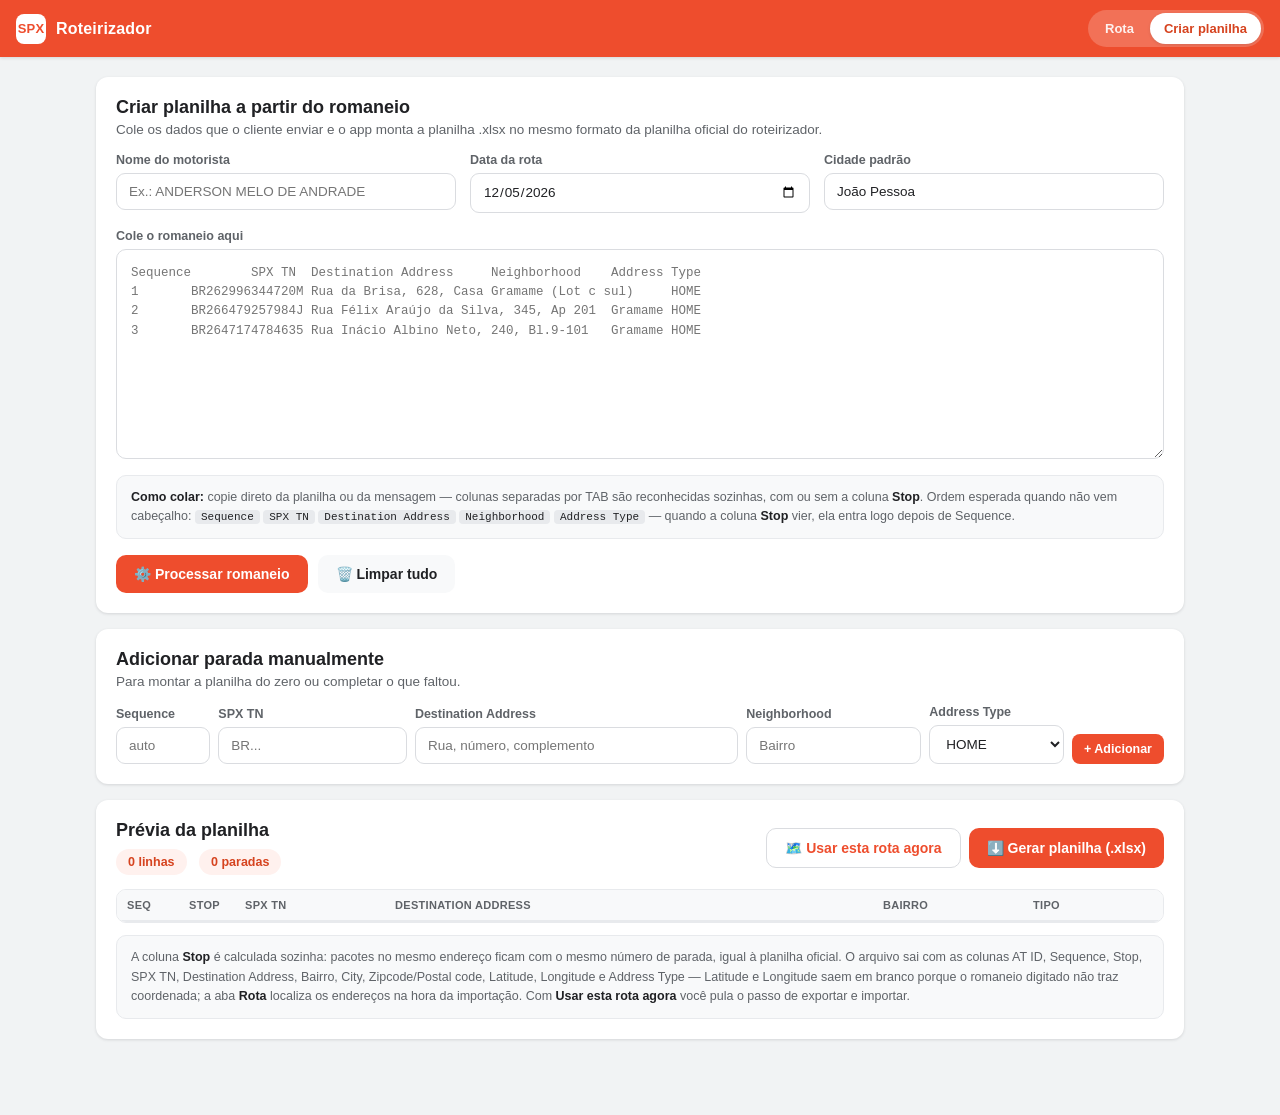
<file: criar-planilha.html>
<!DOCTYPE html>
<html lang="pt-BR" data-theme="shopee">
<head>
<meta charset="UTF-8">
<meta name="viewport" content="width=device-width, initial-scale=1.0">
<title>Roteirizador SPX — Criar planilha</title>
<link rel="stylesheet" href="css/theme.css">
<link rel="stylesheet" href="css/app.css">
<link rel="stylesheet" href="css/builder.css">
</head>
<body>

<div class="topbar">
  <div class="brand"><span class="box">SPX</span> Roteirizador</div>
  <div class="topbar-right">
    <div class="tabs">
      <a class="tab-btn" href="index.html">Rota</a>
      <a class="tab-btn active" href="criar-planilha.html">Criar planilha</a>
    </div>
  </div>
</div>

<div class="builder-main">

  <div class="card">
    <h2>Criar planilha a partir do romaneio</h2>
    <div class="sub">
      Cole os dados que o cliente enviar e o app monta a planilha .xlsx no mesmo formato
      da planilha oficial do roteirizador.
    </div>

    <div class="form-grid">
      <div class="field">
        <label>Nome do motorista</label>
        <input type="text" id="driverName" placeholder="Ex.: ANDERSON MELO DE ANDRADE">
      </div>
      <div class="field">
        <label>Data da rota</label>
        <input type="date" id="routeDate">
      </div>
      <div class="field">
        <label>Cidade padrão</label>
        <input type="text" id="defaultCity" placeholder="Cidade">
      </div>
    </div>

    <div class="field">
      <label>Cole o romaneio aqui</label>
      <textarea id="romaneioInput" placeholder="Sequence	SPX TN	Destination Address	Neighborhood	Address Type
1	BR262996344720M	Rua da Brisa, 628, Casa	Gramame (Lot c sul)	HOME
2	BR266479257984J	Rua Félix Araújo da Silva, 345, Ap 201	Gramame	HOME
3	BR2647174784635	Rua Inácio Albino Neto, 240, Bl.9-101	Gramame	HOME"></textarea>
    </div>

    <div class="hint-box">
      <b>Como colar:</b> copie direto da planilha ou da mensagem — colunas separadas por TAB
      são reconhecidas sozinhas, com ou sem a coluna <b>Stop</b>. Ordem esperada quando não vem
      cabeçalho: <span class="kbd">Sequence</span> <span class="kbd">SPX TN</span>
      <span class="kbd">Destination Address</span> <span class="kbd">Neighborhood</span>
      <span class="kbd">Address Type</span> — quando a coluna <b>Stop</b> vier, ela entra logo
      depois de Sequence.
    </div>

    <div class="toolbar">
      <button class="btn btn-primary" id="btnParse">⚙️ Processar romaneio</button>
      <button class="btn btn-ghost" id="btnClearAll">🗑️ Limpar tudo</button>
    </div>
  </div>

  <div class="card">
    <h2>Adicionar parada manualmente</h2>
    <div class="sub">Para montar a planilha do zero ou completar o que faltou.</div>
    <div class="add-row-grid">
      <div class="field"><label>Sequence</label><input type="number" id="mSeq" placeholder="auto"></div>
      <div class="field"><label>SPX TN</label><input type="text" id="mTn" placeholder="BR..."></div>
      <div class="field"><label>Destination Address</label><input type="text" id="mAddr" placeholder="Rua, número, complemento"></div>
      <div class="field"><label>Neighborhood</label><input type="text" id="mBairro" placeholder="Bairro"></div>
      <div class="field">
        <label>Address Type</label>
        <select id="mType"><option>HOME</option><option>OFFICE</option><option>OTHER</option></select>
      </div>
      <button class="btn btn-primary btn-sm" id="btnAddRow">+ Adicionar</button>
    </div>
  </div>

  <div class="card">
    <div class="builder-head">
      <div>
        <h2 style="margin-bottom:8px">Prévia da planilha</h2>
        <span class="stat-pill" id="rowCountPill">0 linhas</span>
        <span class="stat-pill" id="stopCountPill">0 paradas</span>
      </div>
      <div class="actions">
        <button class="btn btn-outline" id="btnUseNow">🗺️ Usar esta rota agora</button>
        <button class="btn btn-primary" id="btnExport">⬇️ Gerar planilha (.xlsx)</button>
      </div>
    </div>

    <div class="table-wrap">
      <table class="preview">
        <thead>
          <tr>
            <th style="width:62px">Seq</th>
            <th style="width:56px">Stop</th>
            <th style="width:150px">SPX TN</th>
            <th>Destination Address</th>
            <th style="width:150px">Bairro</th>
            <th style="width:104px">Tipo</th>
            <th style="width:36px"></th>
          </tr>
        </thead>
        <tbody id="previewBody"></tbody>
      </table>
    </div>

    <div class="hint-box">
      A coluna <b>Stop</b> é calculada sozinha: pacotes no mesmo endereço ficam com o mesmo
      número de parada, igual à planilha oficial. O arquivo sai com as colunas
      AT ID, Sequence, Stop, SPX TN, Destination Address, Bairro, City, Zipcode/Postal code,
      Latitude, Longitude e Address Type — Latitude e Longitude saem em branco porque o
      romaneio digitado não traz coordenada; a aba <b>Rota</b> localiza os endereços na hora
      da importação. Com <b>Usar esta rota agora</b> você pula o passo de exportar e importar.
    </div>
  </div>

</div>

<div class="toast" id="toast"></div>

<script src="vendor/xlsx.full.min.js"></script>
<script src="js/core/utils.js"></script>
<script src="js/core/columns.js"></script>
<script src="js/core/settings.js"></script>
<script src="js/core/sheet-io.js"></script>
<script src="js/builder/builder.js"></script>
</body>
</html>
</file>
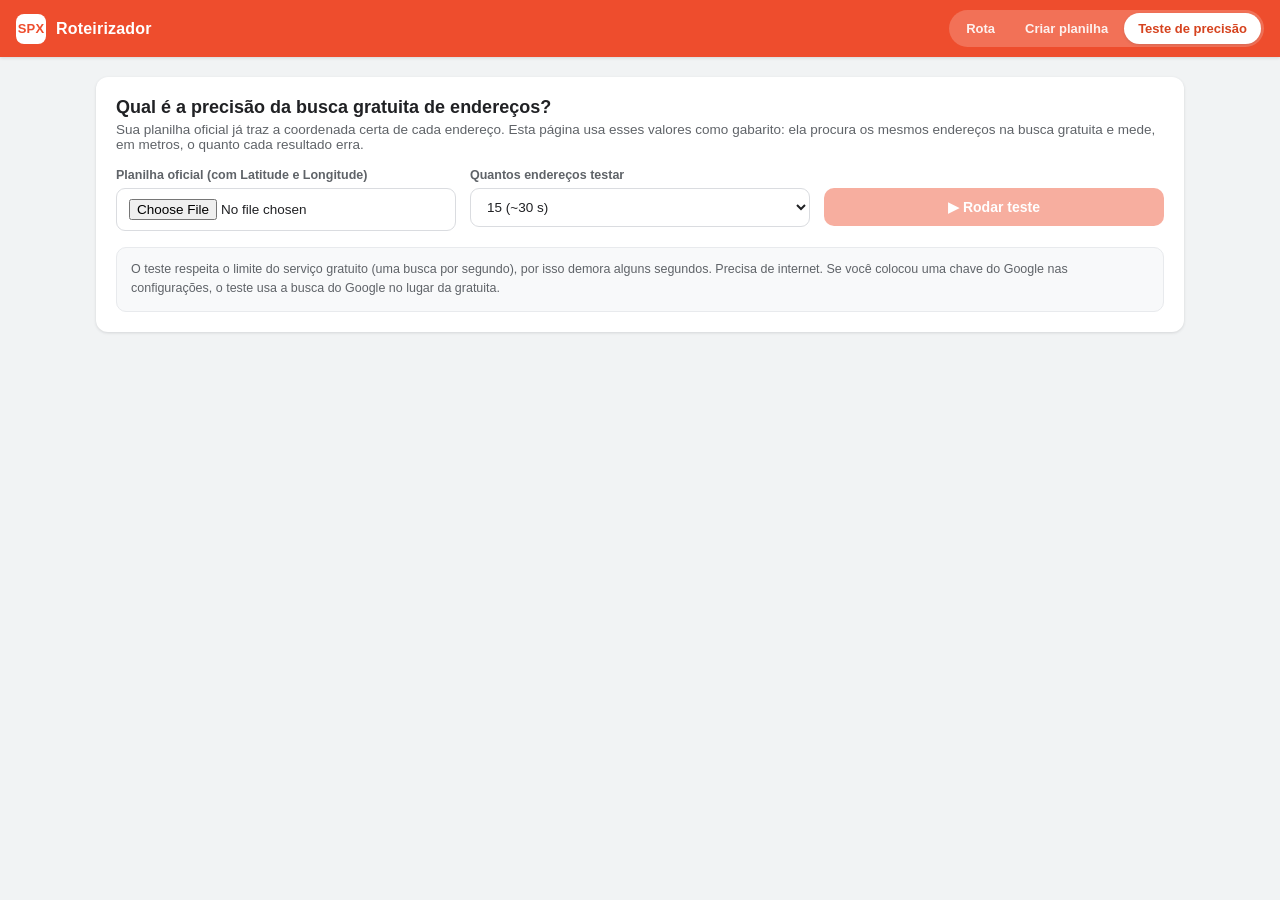
<file: teste-precisao.html>
<!DOCTYPE html>
<html lang="pt-BR" data-theme="shopee">
<head>
<meta charset="UTF-8">
<meta name="viewport" content="width=device-width, initial-scale=1.0">
<title>Roteirizador SPX — Teste de precisão</title>
<link rel="stylesheet" href="css/theme.css">
<link rel="stylesheet" href="css/app.css">
<link rel="stylesheet" href="css/builder.css">
</head>
<body>

<div class="topbar">
  <div class="brand"><span class="box">SPX</span> Roteirizador</div>
  <div class="topbar-right">
    <div class="tabs">
      <a class="tab-btn" href="index.html">Rota</a>
      <a class="tab-btn" href="criar-planilha.html">Criar planilha</a>
      <a class="tab-btn active" href="teste-precisao.html">Teste de precisão</a>
    </div>
  </div>
</div>

<div class="builder-main">

  <div class="card">
    <h2>Qual é a precisão da busca gratuita de endereços?</h2>
    <div class="sub">
      Sua planilha oficial já traz a coordenada certa de cada endereço. Esta página usa
      esses valores como gabarito: ela procura os mesmos endereços na busca gratuita e
      mede, em metros, o quanto cada resultado erra.
    </div>

    <div class="form-grid">
      <div class="field">
        <label>Planilha oficial (com Latitude e Longitude)</label>
        <input type="file" id="fileInput" accept=".xlsx,.xls">
      </div>
      <div class="field">
        <label>Quantos endereços testar</label>
        <select id="sampleSize">
          <option value="8">8 (mais rápido, ~15 s)</option>
          <option value="15" selected>15 (~30 s)</option>
          <option value="30">30 (~1 min)</option>
        </select>
      </div>
      <div class="field">
        <label>&nbsp;</label>
        <button class="btn btn-primary btn-block" id="btnRun" disabled>▶ Rodar teste</button>
      </div>
    </div>

    <div class="hint-box">
      O teste respeita o limite do serviço gratuito (uma busca por segundo), por isso demora
      alguns segundos. Precisa de internet. Se você colocou uma chave do Google nas
      configurações, o teste usa a busca do Google no lugar da gratuita.
    </div>
  </div>

  <div class="card" id="resultCard" style="display:none">
    <div class="builder-head">
      <div>
        <h2 style="margin-bottom:8px">Resultado</h2>
        <span class="stat-pill" id="pillProgress">—</span>
        <span class="stat-pill" id="pillMedian">—</span>
        <span class="stat-pill" id="pillWorst">—</span>
      </div>
    </div>
    <div class="table-wrap">
      <table class="preview">
        <thead>
          <tr>
            <th>Endereço testado</th>
            <th style="width:120px">Situação</th>
            <th style="width:110px">Erro</th>
            <th style="width:140px">Observação</th>
          </tr>
        </thead>
        <tbody id="resultBody"></tbody>
      </table>
    </div>
    <div class="hint-box" id="verdict"></div>
  </div>

</div>

<div class="toast" id="toast"></div>

<script src="vendor/xlsx.full.min.js"></script>
<script src="js/core/utils.js"></script>
<script src="js/core/columns.js"></script>
<script src="js/core/settings.js"></script>
<script src="js/core/sheet-io.js"></script>
<script src="js/route/geocoder.js"></script>
<script>
(function (SPX) {
  'use strict';
  var U = SPX.utils;
  var truth = [];

  function el(id) { return document.getElementById(id); }

  el('fileInput').addEventListener('change', function (ev) {
    var file = ev.target.files[0];
    if (!file) return;
    SPX.sheetIO.readFile(file).then(function (rows) {
      var map = SPX.columns.detect(rows[0]);
      if (map.address === undefined || map.lat === undefined || map.lon === undefined) {
        U.toast('Essa planilha não tem Latitude/Longitude — use a planilha oficial do app.', 5000);
        return;
      }
      var seen = {};
      rows.slice(1).forEach(function (r) {
        var address = String(r[map.address] || '').trim();
        var lat = parseFloat(r[map.lat]);
        var lon = parseFloat(r[map.lon]);
        if (!address || isNaN(lat) || isNaN(lon)) return;
        var core = U.addressCore(address);
        var key = U.normalizeKey(core);
        if (seen[key]) return;
        var parts = U.splitAddress(address);
        seen[key] = true;
        truth.push({
          core: core, street: parts.street, number: parts.number,
          neighborhood: map.neighborhood !== undefined ? r[map.neighborhood] : '',
          city: map.city !== undefined ? r[map.city] : SPX.settings.get('city'),
          zip: map.zip !== undefined ? r[map.zip] : '',
          lat: lat, lon: lon
        });
      });
      el('btnRun').disabled = truth.length === 0;
      U.toast(truth.length + ' endereços com coordenada de gabarito carregados.');
    }).catch(function (e) { U.toast(e.message || 'Erro ao ler a planilha.'); });
  });

  el('btnRun').addEventListener('click', run);

  function pickSample(n) {
    var copy = truth.slice();
    for (var i = copy.length - 1; i > 0; i--) {
      var j = Math.floor(Math.random() * (i + 1));
      var t = copy[i]; copy[i] = copy[j]; copy[j] = t;
    }
    return copy.slice(0, Math.min(n, copy.length));
  }

  async function run() {
    var n = Number(el('sampleSize').value);
    var sample = pickSample(n);
    var center = { lat: U.median(truth.map(function (t) { return t.lat; })),
                   lon: U.median(truth.map(function (t) { return t.lon; })) };

    el('resultCard').style.display = 'block';
    el('resultBody').innerHTML = '';
    el('btnRun').disabled = true;

    var errors = [];
    var accepted = 0, rejected = 0;
    /* As outras paradas do gabarito servem de âncora, igual ao que a rota real
       usa: um resultado longe de qualquer parada conhecida é suspeito mesmo
       dentro do raio largo da rota inteira (é assim que se pega uma rua
       homônima do outro lado da cidade). */
    var anchors = truth.map(function (x) { return { lat: x.lat, lon: x.lon }; });

    for (var i = 0; i < sample.length; i++) {
      var t = sample[i];
      el('pillProgress').textContent = 'testando ' + (i + 1) + '/' + sample.length;

      var query = { street: t.street, number: t.number, neighborhood: t.neighborhood,
                    city: t.city || SPX.settings.get('city'), zip: t.zip };
      var cand = await SPX.geocoder.nominatimLookup(query);
      var verdict = cand ? SPX.geocoder.validate(cand, query, center, 20, anchors) : { ok: false, reason: 'não encontrado' };

      if (!verdict.ok) {
        await U.sleep(1100);
        cand = await SPX.geocoder.photonLookup(query, center);
        verdict = cand ? SPX.geocoder.validate(cand, query, center, 20, anchors) : { ok: false, reason: 'não encontrado' };
      }

      var row;
      if (verdict.ok) {
        var meters = U.haversine(t.lat, t.lon, cand.lat, cand.lon) * 1000;
        errors.push(meters);
        accepted++;
        var cls = meters <= 60 ? 'var(--success)' : meters <= 200 ? 'var(--warn)' : 'var(--danger)';
        row = '<tr><td>' + U.escapeHtml(t.core) + '</td>' +
          '<td style="color:var(--success);font-weight:600">aceito</td>' +
          '<td style="color:' + cls + ';font-weight:700">' + Math.round(meters) + ' m</td>' +
          '<td>' + (cand.houseNumber ? 'com número' : 'nível de rua') + '</td></tr>';
      } else {
        rejected++;
        row = '<tr><td>' + U.escapeHtml(t.core) + '</td>' +
          '<td style="color:var(--text-3);font-weight:600">recusado</td>' +
          '<td>—</td><td>' + U.escapeHtml(verdict.reason || '') + '</td></tr>';
      }
      el('resultBody').insertAdjacentHTML('beforeend', row);

      var med = U.median(errors);
      el('pillMedian').textContent = med === null ? 'sem acertos' : 'erro mediano ' + Math.round(med) + ' m';
      el('pillWorst').textContent = errors.length ? 'pior ' + Math.round(Math.max.apply(null, errors)) + ' m' : '—';

      if (i < sample.length - 1) await U.sleep(1100);
    }

    el('pillProgress').textContent = accepted + ' aceitos · ' + rejected + ' recusados';
    el('btnRun').disabled = false;

    var med = U.median(errors);
    var txt;
    if (med === null) {
      txt = '<b>Nenhum endereço foi confirmado.</b> Nessa região a busca gratuita não tem os ' +
        'números das casas cadastrados. Para pino exato aqui, o caminho é usar uma chave do ' +
        'Google Maps nas configurações — ou importar sempre a planilha oficial, que já vem com as coordenadas.';
    } else if (med <= 60) {
      txt = '<b>Boa precisão:</b> metade dos endereços ficou a menos de ' + Math.round(med) +
        ' m do ponto real — isso é a mesma quadra, dá para entregar sem problema.';
    } else if (med <= 200) {
      txt = '<b>Precisão média:</b> erro típico de ' + Math.round(med) + ' m, ou seja, acerta a rua ' +
        'mas nem sempre o prédio. Serve para montar a ordem da rota; para chegar na porta, use o botão Navegar.';
    } else {
      txt = '<b>Precisão baixa:</b> erro típico de ' + Math.round(med) + ' m. Vale usar uma chave do ' +
        'Google Maps nas configurações, ou trabalhar com a planilha oficial, que já traz as coordenadas certas.';
    }
    txt += '<br><br>Recusados são endereços que o app <b>não</b> marca no mapa de propósito — ' +
      'é o filtro que impede o pino de aparecer no lugar errado.';
    el('verdict').innerHTML = txt;
  }
})(window.SPX = window.SPX || {});
</script>
</body>
</html>
</file>
<file: css/theme.css>
/* ======================================================================
   Roteirizador SPX — temas
   Tema padrão: laranja Shopee. Tema alternativo: azul Spoke.
   Trocado por data-theme no <html> (ver js/core/settings.js).
====================================================================== */

:root,
html[data-theme="shopee"]{
  --primary:#EE4D2D;
  --primary-dark:#D6431F;
  --primary-light:#FFF1EE;
  --primary-contrast:#FFFFFF;
  --pin:#EE4D2D;
}

html[data-theme="spoke"]{
  --primary:#1A73E8;
  --primary-dark:#1557B0;
  --primary-light:#E8F0FE;
  --primary-contrast:#FFFFFF;
  --pin:#1A73E8;
}

:root{
  /* neutros e status (iguais nos dois temas) */
  --bg:#F1F3F4;
  --surface:#FFFFFF;
  --surface-2:#F8F9FA;
  --text:#202124;
  --text-2:#5F6368;
  --text-3:#80868B;
  --border:#E8EAED;
  --border-2:#DADCE0;

  --success:#1E8E3E;
  --success-light:#E6F4EA;
  --danger:#D93025;
  --danger-light:#FCE8E6;
  --warn:#E37400;
  --warn-light:#FEF7E0;

  --radius:12px;
  --radius-lg:20px;
  --radius-pill:999px;

  --shadow-1:0 1px 3px rgba(60,64,67,.16);
  --shadow-2:0 2px 10px rgba(60,64,67,.18);
  --shadow-3:0 8px 28px rgba(60,64,67,.26);

  --sheet-max:520px;
  --panel-w:420px;
}
</file>
<file: css/app.css>
/* ======================================================================
   Roteirizador SPX — base compartilhada pelas duas páginas
====================================================================== */

*{box-sizing:border-box;}
html,body{margin:0;padding:0;height:100%;}
body{
  font-family:-apple-system,BlinkMacSystemFont,'Segoe UI',Roboto,Arial,sans-serif;
  background:var(--bg);
  color:var(--text);
  -webkit-font-smoothing:antialiased;
  overscroll-behavior:none;
}
a{color:inherit;}
button{font-family:inherit;cursor:pointer;}
input,select,textarea{font-family:inherit;}
h1,h2,h3,h4{margin:0;}

/* ---------- Barra superior ---------- */
.topbar{
  background:var(--primary);
  color:var(--primary-contrast);
  padding:10px 16px;
  display:flex;align-items:center;justify-content:space-between;gap:14px;
  box-shadow:var(--shadow-1);
  position:relative;z-index:600;
  flex-shrink:0;
}
.brand{display:flex;align-items:center;gap:10px;font-weight:700;font-size:16px;letter-spacing:.2px;}
.brand .box{
  width:30px;height:30px;border-radius:8px;background:#fff;color:var(--primary);
  display:flex;align-items:center;justify-content:center;font-weight:800;font-size:13px;flex-shrink:0;
}
.topbar-right{display:flex;align-items:center;gap:10px;}
.tabs{display:flex;background:rgba(255,255,255,.2);padding:3px;border-radius:var(--radius-pill);gap:2px;}
.tab-btn{
  display:inline-block;text-decoration:none;border:none;background:transparent;
  color:#fff;padding:8px 14px;border-radius:var(--radius-pill);
  font-weight:600;font-size:13px;opacity:.9;transition:.15s;white-space:nowrap;
}
.tab-btn.active{background:#fff;color:var(--primary-dark);opacity:1;box-shadow:var(--shadow-1);}
.icon-btn{
  width:36px;height:36px;border-radius:50%;border:none;background:rgba(255,255,255,.18);
  color:#fff;font-size:16px;display:flex;align-items:center;justify-content:center;transition:.15s;
}
.icon-btn:hover{background:rgba(255,255,255,.3);}

/* ---------- Botões ---------- */
.btn{
  border:none;border-radius:10px;padding:11px 18px;font-weight:600;font-size:14px;
  display:inline-flex;align-items:center;justify-content:center;gap:8px;transition:.12s;
  background:var(--surface-2);color:var(--text);
}
.btn:hover{filter:brightness(.96);}
.btn-primary{background:var(--primary);color:var(--primary-contrast);}
.btn-primary:hover{background:var(--primary-dark);filter:none;}
.btn-outline{background:var(--surface);color:var(--primary);border:1.5px solid var(--border-2);}
.btn-outline:hover{background:var(--primary-light);}
.btn-ghost{background:var(--surface-2);color:var(--text);}
.btn-success{background:var(--success);color:#fff;}
.btn-danger{background:var(--danger);color:#fff;}
.btn-sm{padding:8px 12px;font-size:12.5px;border-radius:8px;}
.btn-lg{padding:14px 22px;font-size:15px;border-radius:12px;}
.btn-block{width:100%;}
.btn:disabled{opacity:.45;cursor:not-allowed;}
.link-btn{background:none;border:none;color:var(--primary);font-weight:600;font-size:14px;padding:8px;}

/* ---------- Cartões e formulários ---------- */
.card{background:var(--surface);border-radius:var(--radius);box-shadow:var(--shadow-1);padding:20px;margin-bottom:16px;}
.card h2{font-size:18px;margin-bottom:4px;}
.card .sub{color:var(--text-2);font-size:13.5px;margin-bottom:16px;}
.field label{display:block;font-size:12.5px;font-weight:600;color:var(--text-2);margin-bottom:6px;}
.field input,.field select,.field textarea{
  width:100%;padding:10px 12px;border:1.5px solid var(--border-2);border-radius:9px;
  font-size:13.5px;background:var(--surface);color:var(--text);
}
.field input:focus,.field select:focus,textarea:focus{outline:none;border-color:var(--primary);}
.hint-box{
  background:var(--surface-2);border:1px solid var(--border);color:var(--text-2);
  border-radius:10px;padding:12px 14px;font-size:12.5px;line-height:1.55;margin-top:12px;
}
.hint-box b{color:var(--text);}
.kbd{background:var(--border);border-radius:4px;padding:1px 6px;font-size:11px;font-family:ui-monospace,Consolas,monospace;color:var(--text);}

/* ---------- Toast ---------- */
.toast{
  position:fixed;bottom:24px;left:50%;transform:translateX(-50%) translateY(8px);
  background:#323232;color:#fff;padding:12px 20px;border-radius:8px;
  font-size:13.5px;font-weight:500;z-index:3000;box-shadow:var(--shadow-3);
  opacity:0;transition:opacity .2s,transform .2s;pointer-events:none;
  max-width:92vw;text-align:center;
}
.toast.show{opacity:1;transform:translateX(-50%) translateY(0);}

/* ---------- Modal ---------- */
.modal-backdrop{
  position:fixed;inset:0;background:rgba(32,33,36,.5);z-index:2000;
  display:none;align-items:center;justify-content:center;padding:20px;
}
.modal-backdrop.show{display:flex;}
.modal{
  background:var(--surface);border-radius:var(--radius-lg);box-shadow:var(--shadow-3);
  width:100%;max-width:460px;max-height:86vh;overflow-y:auto;
}
.modal-head{padding:20px 22px 6px;display:flex;justify-content:space-between;align-items:flex-start;gap:12px;}
.modal-head h3{font-size:18px;}
.modal-body{padding:12px 22px 4px;}
.modal-body .field{margin-bottom:14px;}
.modal-foot{padding:14px 22px 20px;display:flex;justify-content:flex-end;gap:10px;}
.close-x{
  background:var(--surface-2);border:none;border-radius:50%;width:32px;height:32px;
  font-size:15px;color:var(--text-2);flex-shrink:0;display:flex;align-items:center;justify-content:center;
}
.seg{display:flex;gap:8px;}
.seg-opt{
  flex:1;border:1.5px solid var(--border-2);background:var(--surface);border-radius:9px;
  padding:10px;font-size:13px;font-weight:600;color:var(--text-2);
}
.seg-opt.active{border-color:var(--primary);background:var(--primary-light);color:var(--primary-dark);}
</file>
<file: css/builder.css>
/* ======================================================================
   Roteirizador SPX — página "Criar Planilha"
====================================================================== */

.builder-main{max-width:1120px;margin:0 auto;padding:20px 16px 60px;}

.form-grid{display:grid;grid-template-columns:repeat(3,1fr);gap:14px;margin-bottom:16px;}
@media (max-width:760px){.form-grid{grid-template-columns:1fr;}}

textarea#romaneioInput{
  width:100%;min-height:210px;border:1.5px solid var(--border-2);border-radius:10px;
  padding:14px;font-size:12.5px;font-family:ui-monospace,'SFMono-Regular',Consolas,monospace;
  resize:vertical;line-height:1.55;background:var(--surface);color:var(--text);
}

.toolbar{display:flex;gap:10px;flex-wrap:wrap;margin:16px 0 0;}

.add-row-grid{display:grid;grid-template-columns:.7fr 1.4fr 2.4fr 1.3fr 1fr auto;gap:8px;align-items:end;}
@media (max-width:900px){.add-row-grid{grid-template-columns:1fr 1fr;}}

.table-wrap{max-height:520px;overflow:auto;border:1px solid var(--border);border-radius:10px;}
table.preview{width:100%;border-collapse:collapse;font-size:12.5px;}
table.preview th{
  background:var(--surface-2);text-align:left;padding:9px 10px;color:var(--text-2);
  font-weight:700;font-size:11px;text-transform:uppercase;letter-spacing:.3px;
  border-bottom:2px solid var(--border);position:sticky;top:0;z-index:1;
}
table.preview td{padding:5px 8px;border-bottom:1px solid var(--border);vertical-align:middle;}
table.preview input,table.preview select{
  width:100%;border:1px solid transparent;background:transparent;padding:5px 6px;
  border-radius:6px;font-size:12.5px;color:var(--text);
}
table.preview input:hover{border-color:var(--border-2);}
table.preview input:focus,table.preview select:focus{border-color:var(--primary);background:var(--surface);outline:none;}
.row-del{background:none;border:none;color:var(--danger);font-size:15px;font-weight:700;padding:2px 6px;}
.stat-pill{
  display:inline-flex;align-items:center;gap:6px;background:var(--primary-light);
  color:var(--primary-dark);font-weight:600;font-size:12.5px;padding:6px 12px;
  border-radius:var(--radius-pill);margin-right:8px;
}
.builder-head{display:flex;justify-content:space-between;align-items:center;flex-wrap:wrap;gap:10px;margin-bottom:14px;}
.builder-head .actions{display:flex;gap:8px;flex-wrap:wrap;}
</file>
